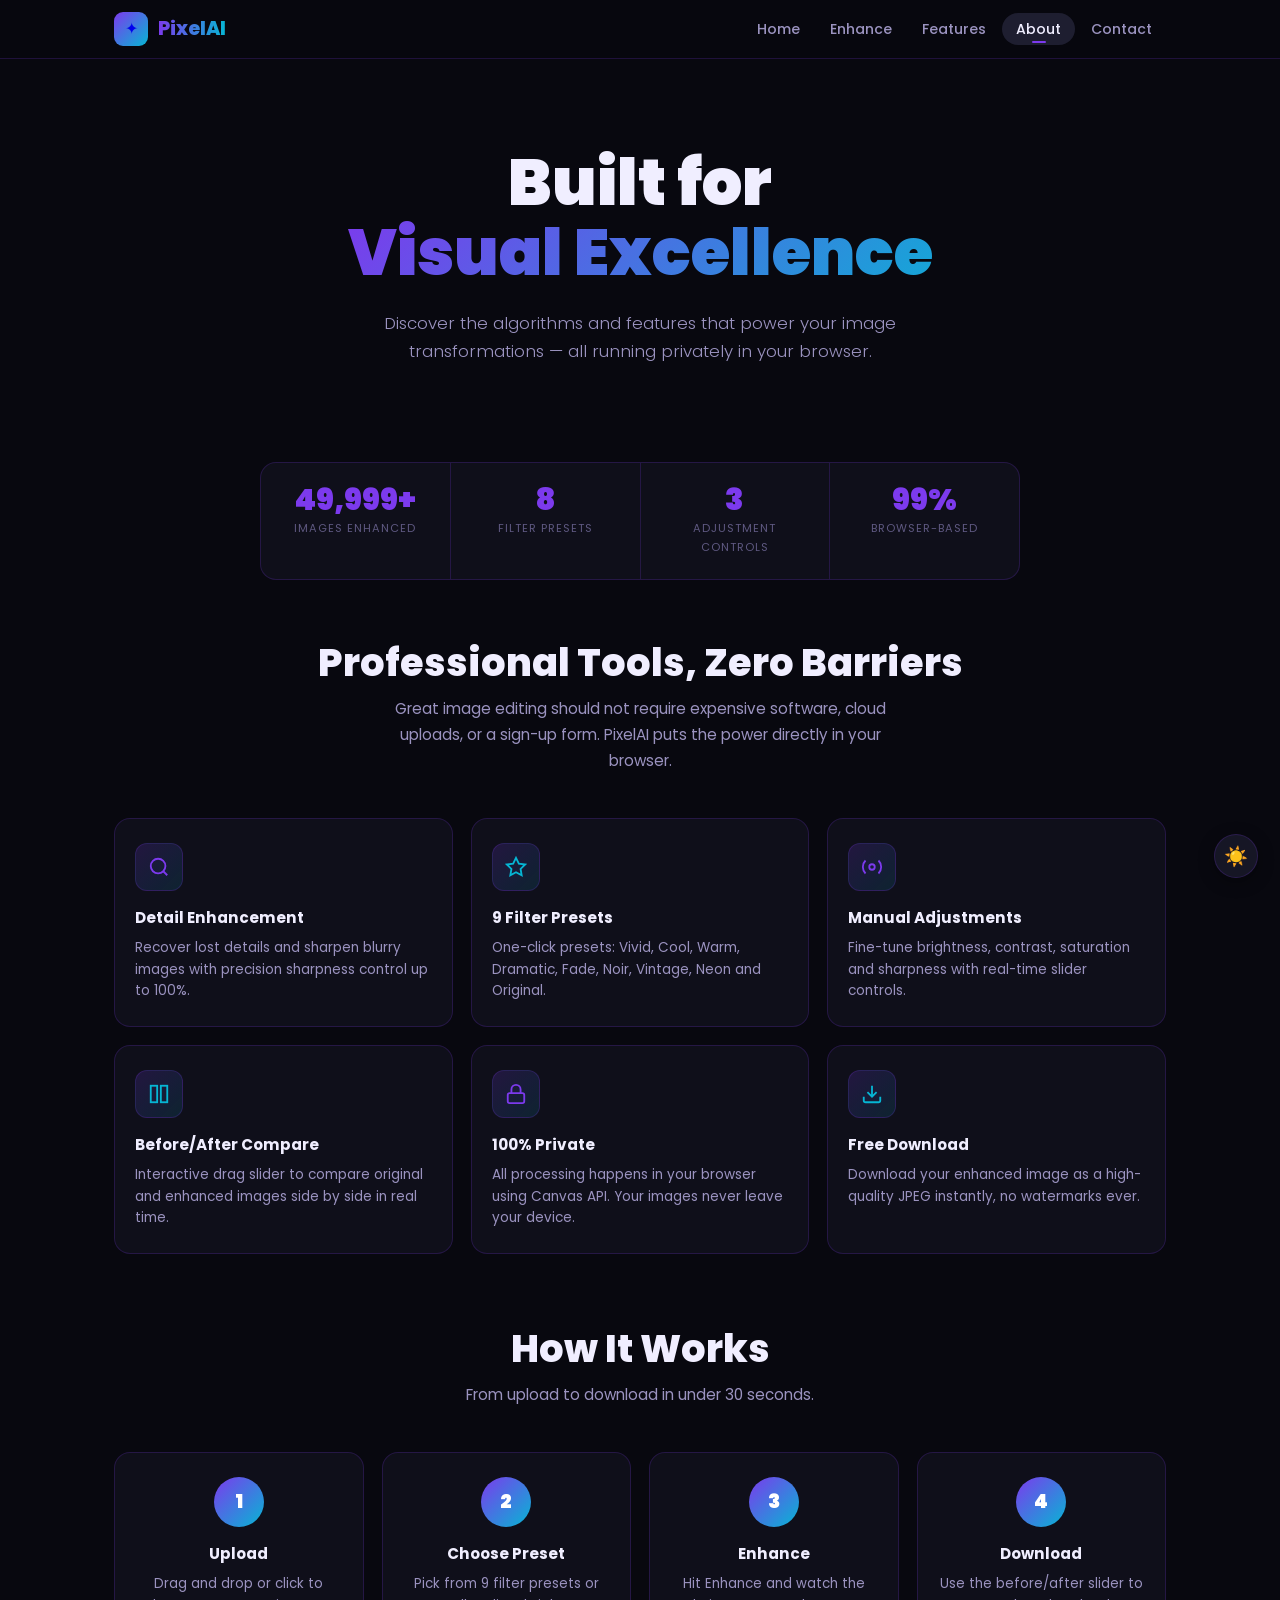
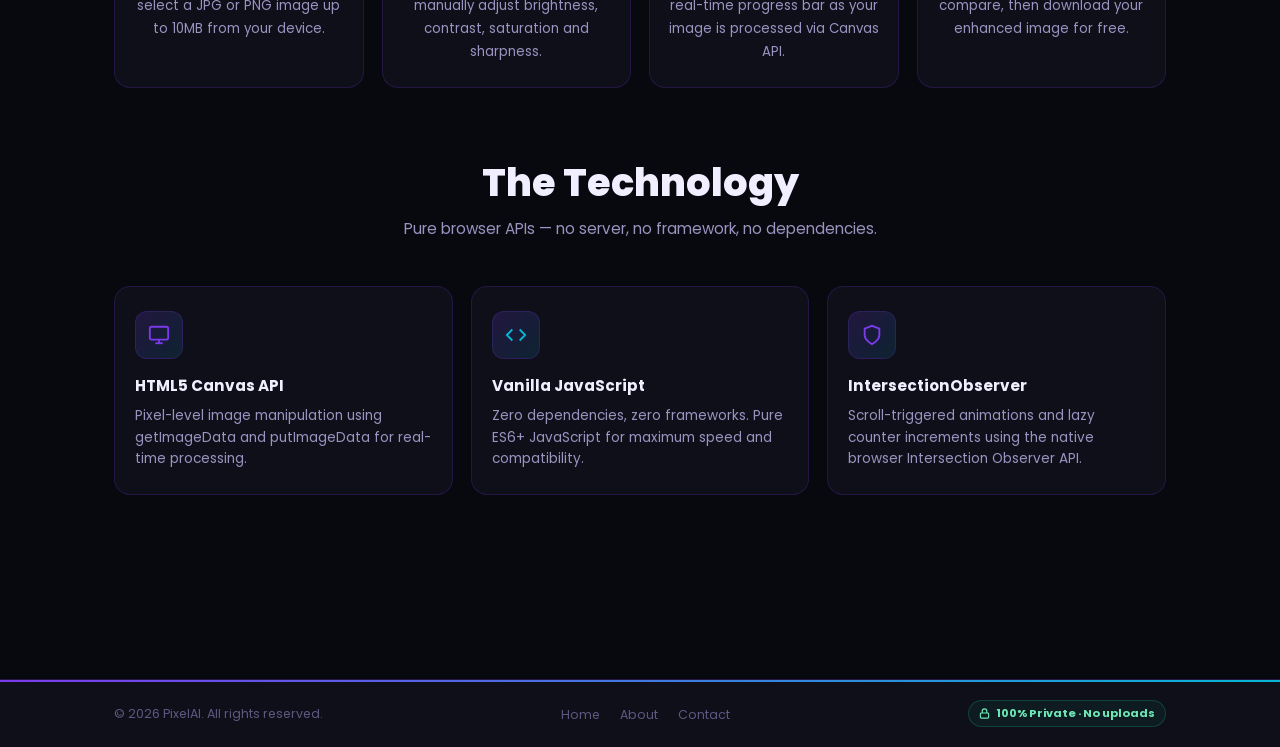
<file: about.html>
<!DOCTYPE html>
<html lang="en" data-theme="dark">
<head>
<meta charset="UTF-8">
<meta name="viewport" content="width=device-width, initial-scale=1.0">
<meta name="description" content="About PixelAI — the technology and features behind your browser-based image enhancer.">
<title>About — PixelAI</title>
<link rel="preconnect" href="https://fonts.googleapis.com">
<link rel="preconnect" href="https://fonts.gstatic.com" crossorigin>
<link href="https://fonts.googleapis.com/css2?family=Poppins:wght@300;400;500;600;700;800;900&display=swap" rel="stylesheet">
<link rel="stylesheet" href="styles.css">
</head>
<body>

<nav class="navbar">
  <div class="nav-container">
    <a class="logo" href="index.html">
      <div class="logo-icon">&#10022;</div>
      <span class="logo-text">PixelAI</span>
    </a>
    <ul class="nav-links">
      <li><a href="index.html">Home</a></li>
      <li><a href="index.html#tool">Enhance</a></li>
      <li><a href="index.html#features">Features</a></li>
      <li><a href="about.html" class="active">About</a></li>
      <li><a href="contact.html">Contact</a></li>
    </ul>
  </div>
</nav>

<section class="hero">
  <h1>Built for<br><span class="line2"><span class="gradient-text">Visual Excellence</span></span></h1>
  <p class="hero-sub">Discover the algorithms and features that power your image transformations — all running privately in your browser.</p>
</section>

<div class="container">

  <div class="stats-bar reveal">
    <div class="stat-item"><span class="stat-num" data-count="50000" data-suffix="+">0</span><div class="stat-lbl">Images Enhanced</div></div>
    <div class="stat-item"><span class="stat-num" data-count="9" data-suffix="">0</span><div class="stat-lbl">Filter Presets</div></div>
    <div class="stat-item"><span class="stat-num" data-count="4" data-suffix="">0</span><div class="stat-lbl">Adjustment Controls</div></div>
    <div class="stat-item"><span class="stat-num" data-count="100" data-suffix="%">0</span><div class="stat-lbl">Browser-Based</div></div>
  </div>

  <div class="section-title reveal">
    <h2>Professional Tools, Zero Barriers</h2>
    <p>Great image editing should not require expensive software, cloud uploads, or a sign-up form. PixelAI puts the power directly in your browser.</p>
  </div>

  <div class="features-grid" style="margin-bottom:72px">
    <div class="feature-card" style="--delay:.05s">
      <div class="feat-icon"><svg width="22" height="22" viewBox="0 0 24 24" fill="none" stroke="var(--accent)" stroke-width="2"><circle cx="11" cy="11" r="8"/><line x1="21" y1="21" x2="16.65" y2="16.65"/></svg></div>
      <h3>Detail Enhancement</h3>
      <p>Recover lost details and sharpen blurry images with precision sharpness control up to 100%.</p>
    </div>
    <div class="feature-card" style="--delay:.1s">
      <div class="feat-icon"><svg width="22" height="22" viewBox="0 0 24 24" fill="none" stroke="var(--accent2)" stroke-width="2"><path d="M12 2l3.09 6.26L22 9.27l-5 4.87 1.18 6.88L12 17.77l-6.18 3.25L7 14.14 2 9.27l6.91-1.01L12 2z"/></svg></div>
      <h3>9 Filter Presets</h3>
      <p>One-click presets: Vivid, Cool, Warm, Dramatic, Fade, Noir, Vintage, Neon and Original.</p>
    </div>
    <div class="feature-card" style="--delay:.15s">
      <div class="feat-icon"><svg width="22" height="22" viewBox="0 0 24 24" fill="none" stroke="var(--accent)" stroke-width="2"><circle cx="12" cy="12" r="3"/><path d="M19.07 4.93a10 10 0 0 1 0 14.14M4.93 4.93a10 10 0 0 0 0 14.14"/></svg></div>
      <h3>Manual Adjustments</h3>
      <p>Fine-tune brightness, contrast, saturation and sharpness with real-time slider controls.</p>
    </div>
    <div class="feature-card" style="--delay:.2s">
      <div class="feat-icon"><svg width="22" height="22" viewBox="0 0 24 24" fill="none" stroke="var(--accent2)" stroke-width="2"><rect x="3" y="3" width="7" height="18"/><rect x="14" y="3" width="7" height="18"/></svg></div>
      <h3>Before/After Compare</h3>
      <p>Interactive drag slider to compare original and enhanced images side by side in real time.</p>
    </div>
    <div class="feature-card" style="--delay:.25s">
      <div class="feat-icon"><svg width="22" height="22" viewBox="0 0 24 24" fill="none" stroke="var(--accent)" stroke-width="2"><rect x="3" y="11" width="18" height="11" rx="2"/><path d="M7 11V7a5 5 0 0 1 10 0v4"/></svg></div>
      <h3>100% Private</h3>
      <p>All processing happens in your browser using Canvas API. Your images never leave your device.</p>
    </div>
    <div class="feature-card" style="--delay:.3s">
      <div class="feat-icon"><svg width="22" height="22" viewBox="0 0 24 24" fill="none" stroke="var(--accent2)" stroke-width="2"><path d="M21 15v4a2 2 0 0 1-2 2H5a2 2 0 0 1-2-2v-4"/><polyline points="7 10 12 15 17 10"/><line x1="12" y1="15" x2="12" y2="3"/></svg></div>
      <h3>Free Download</h3>
      <p>Download your enhanced image as a high-quality JPEG instantly, no watermarks ever.</p>
    </div>
  </div>

  <div class="section-title reveal">
    <h2>How It Works</h2>
    <p>From upload to download in under 30 seconds.</p>
  </div>
  <div class="steps-grid" style="margin-bottom:72px">
    <div class="step-card" style="--delay:.05s">
      <div class="step-num">1</div>
      <h3>Upload</h3>
      <p>Drag and drop or click to select a JPG or PNG image up to 10MB from your device.</p>
    </div>
    <div class="step-card" style="--delay:.15s">
      <div class="step-num">2</div>
      <h3>Choose Preset</h3>
      <p>Pick from 9 filter presets or manually adjust brightness, contrast, saturation and sharpness.</p>
    </div>
    <div class="step-card" style="--delay:.25s">
      <div class="step-num">3</div>
      <h3>Enhance</h3>
      <p>Hit Enhance and watch the real-time progress bar as your image is processed via Canvas API.</p>
    </div>
    <div class="step-card" style="--delay:.35s">
      <div class="step-num">4</div>
      <h3>Download</h3>
      <p>Use the before/after slider to compare, then download your enhanced image for free.</p>
    </div>
  </div>

  <div class="section-title reveal">
    <h2>The Technology</h2>
    <p>Pure browser APIs — no server, no framework, no dependencies.</p>
  </div>
  <div class="features-grid" style="margin-bottom:72px">
    <div class="feature-card" style="--delay:.05s">
      <div class="feat-icon"><svg width="22" height="22" viewBox="0 0 24 24" fill="none" stroke="var(--accent)" stroke-width="2"><rect x="2" y="3" width="20" height="14" rx="2"/><line x1="8" y1="21" x2="16" y2="21"/><line x1="12" y1="17" x2="12" y2="21"/></svg></div>
      <h3>HTML5 Canvas API</h3>
      <p>Pixel-level image manipulation using getImageData and putImageData for real-time processing.</p>
    </div>
    <div class="feature-card" style="--delay:.1s">
      <div class="feat-icon"><svg width="22" height="22" viewBox="0 0 24 24" fill="none" stroke="var(--accent2)" stroke-width="2"><polyline points="16 18 22 12 16 6"/><polyline points="8 6 2 12 8 18"/></svg></div>
      <h3>Vanilla JavaScript</h3>
      <p>Zero dependencies, zero frameworks. Pure ES6+ JavaScript for maximum speed and compatibility.</p>
    </div>
    <div class="feature-card" style="--delay:.15s">
      <div class="feat-icon"><svg width="22" height="22" viewBox="0 0 24 24" fill="none" stroke="var(--accent)" stroke-width="2"><path d="M12 22s8-4 8-10V5l-8-3-8 3v7c0 6 8 10 8 10z"/></svg></div>
      <h3>IntersectionObserver</h3>
      <p>Scroll-triggered animations and lazy counter increments using the native browser Intersection Observer API.</p>
    </div>
  </div>

</div>

<footer>
  <div class="footer-inner">
    <p>&copy; <span id="year"></span> PixelAI. All rights reserved.</p>
    <ul class="footer-links">
      <li><a href="index.html">Home</a></li>
      <li><a href="about.html">About</a></li>
      <li><a href="contact.html">Contact</a></li>
    </ul>
    <div class="footer-badge">
      <svg width="11" height="11" viewBox="0 0 24 24" fill="none" stroke="currentColor" stroke-width="2.5"><rect x="3" y="11" width="18" height="11" rx="2"/><path d="M7 11V7a5 5 0 0 1 10 0v4"/></svg>
      100% Private &middot; No uploads
    </div>
  </div>
</footer>

<button class="theme-toggle" id="theme-toggle" aria-label="Toggle theme">&#9728;&#65039;</button>

<script src="script.js"></script>
<script>document.getElementById('year').textContent = new Date().getFullYear();</script>
</body>
</html>
</file>
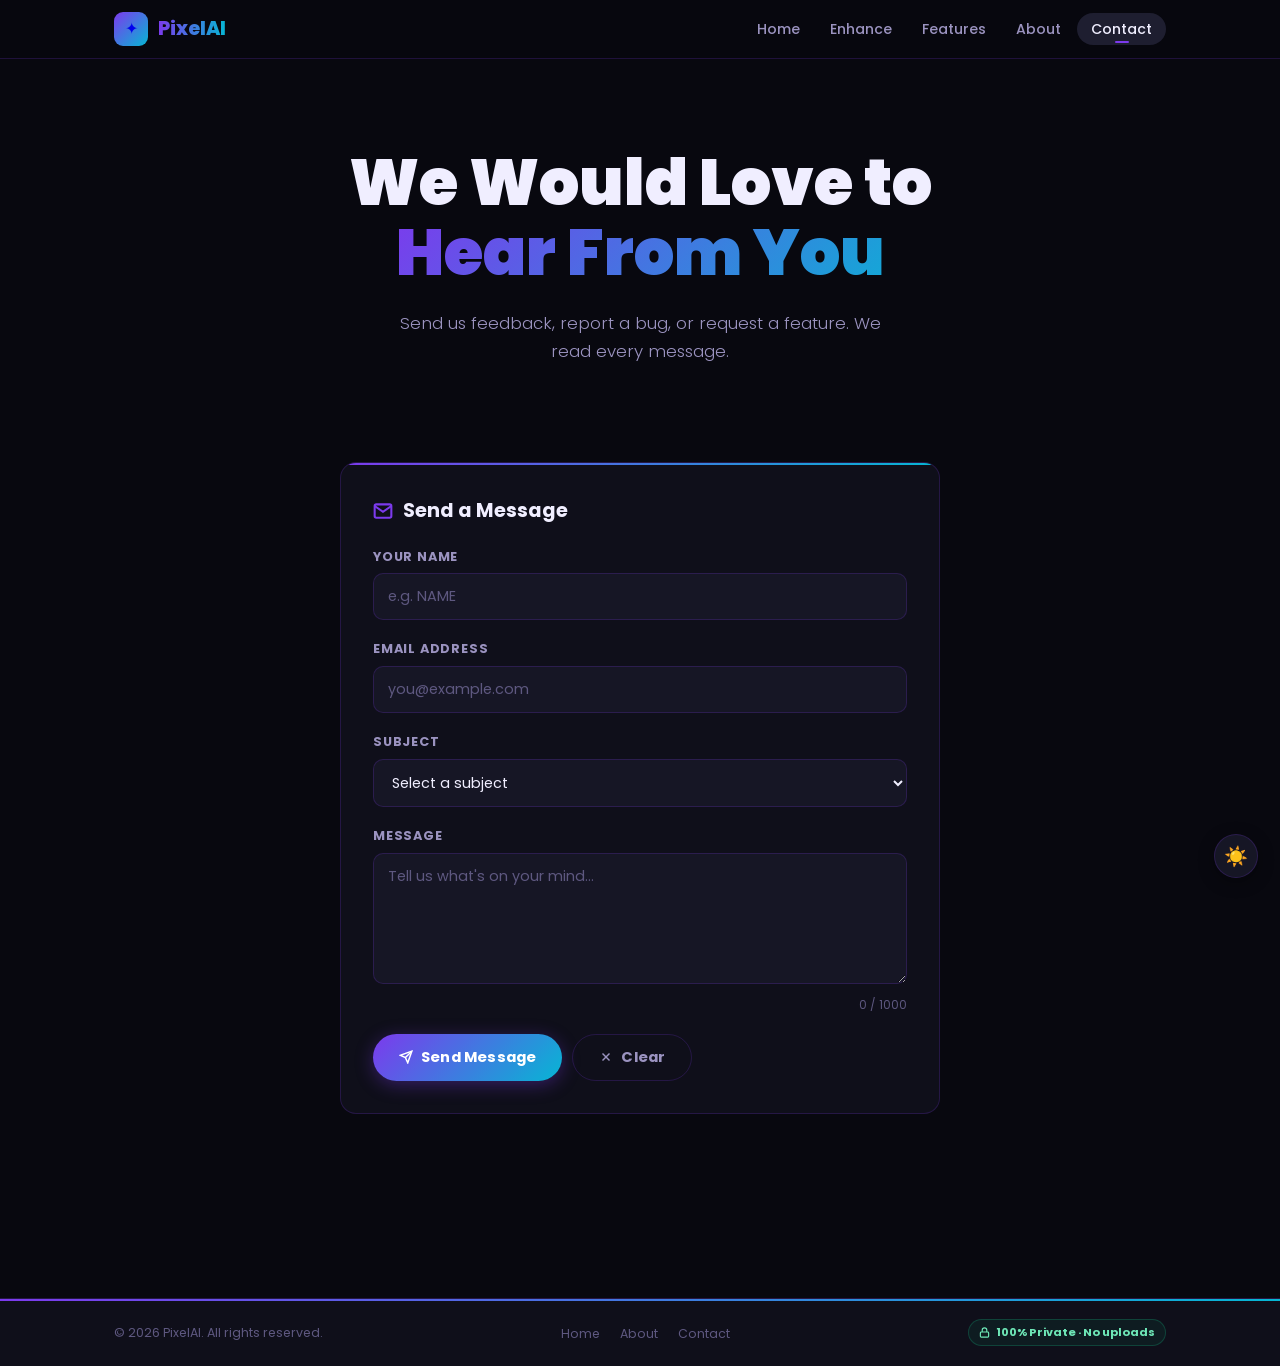
<file: contact.html>
<!DOCTYPE html>
<html lang="en" data-theme="dark">
<head>
<meta charset="UTF-8">
<meta name="viewport" content="width=device-width, initial-scale=1.0">
<meta name="description" content="Contact PixelAI — send feedback, bug reports, or feature requests.">
<title>Contact — PixelAI</title>
<link rel="preconnect" href="https://fonts.googleapis.com">
<link rel="preconnect" href="https://fonts.gstatic.com" crossorigin>
<link href="https://fonts.googleapis.com/css2?family=Poppins:wght@300;400;500;600;700;800;900&display=swap" rel="stylesheet">
<link rel="stylesheet" href="styles.css">
</head>
<body>

<nav class="navbar">
  <div class="nav-container">
    <a class="logo" href="index.html">
      <div class="logo-icon">&#10022;</div>
      <span class="logo-text">PixelAI</span>
    </a>
    <ul class="nav-links">
      <li><a href="index.html">Home</a></li>
      <li><a href="index.html#tool">Enhance</a></li>
      <li><a href="index.html#features">Features</a></li>
      <li><a href="about.html">About</a></li>
      <li><a href="contact.html" class="active">Contact</a></li>
    </ul>
  </div>
</nav>

<section class="hero">
  <h1>We Would Love to<br><span class="line2"><span class="gradient-text">Hear From You</span></span></h1>
  <p class="hero-sub">Send us feedback, report a bug, or request a feature. We read every message.</p>
</section>

<div class="container">

  <div class="card reveal" style="max-width:600px;margin:0 auto 72px">
    <div class="card-title">
      <svg width="20" height="20" viewBox="0 0 24 24" fill="none" stroke="var(--accent)" stroke-width="2.5"><path d="M4 4h16c1.1 0 2 .9 2 2v12c0 1.1-.9 2-2 2H4c-1.1 0-2-.9-2-2V6c0-1.1.9-2 2-2z"/><polyline points="22,6 12,13 2,6"/></svg>
      Send a Message
    </div>

    <form id="contact-form" novalidate>
      <div class="form-group">
        <label for="name">Your Name</label>
        <input type="text" id="name" name="name" placeholder="e.g. NAME" required>
      </div>
      <div class="form-group">
        <label for="email">Email Address</label>
        <input type="email" id="email" name="email" placeholder="you@example.com" required>
      </div>
      <div class="form-group">
        <label for="subject">Subject</label>
        <select id="subject" name="subject" required>
          <option value="">Select a subject</option>
          <option value="feedback">General Feedback</option>
          <option value="bug">Report a Bug</option>
          <option value="feature">Feature Request</option>
          <option value="support">Support</option>
        </select>
      </div>
      <div class="form-group">
        <label for="message">Message</label>
        <textarea id="message" name="message" rows="5" placeholder="Tell us what's on your mind..." maxlength="1000" required></textarea>
        <div class="char-count"><span id="char-count">0</span> / 1000</div>
      </div>
      <div class="btn-group" style="justify-content:flex-start">
        <button type="submit" class="btn btn-primary">
          <svg width="14" height="14" viewBox="0 0 24 24" fill="none" stroke="currentColor" stroke-width="2.5"><line x1="22" y1="2" x2="11" y2="13"/><polygon points="22 2 15 22 11 13 2 9 22 2"/></svg>
          Send Message
        </button>
        <button type="reset" class="btn btn-ghost">
          <svg width="14" height="14" viewBox="0 0 24 24" fill="none" stroke="currentColor" stroke-width="2.5"><line x1="18" y1="6" x2="6" y2="18"/><line x1="6" y1="6" x2="18" y2="18"/></svg>
          Clear
        </button>
      </div>
    </form>

    <div id="form-success" class="success-msg" style="margin-top:18px">
      &#10022; Thank you! We will get back to you soon. <em>(Demo &mdash; no data is sent.)</em>
    </div>
  </div>

</div>

<footer>
  <div class="footer-inner">
    <p>&copy; <span id="year"></span> PixelAI. All rights reserved.</p>
    <ul class="footer-links">
      <li><a href="index.html">Home</a></li>
      <li><a href="about.html">About</a></li>
      <li><a href="contact.html">Contact</a></li>
    </ul>
    <div class="footer-badge">
      <svg width="11" height="11" viewBox="0 0 24 24" fill="none" stroke="currentColor" stroke-width="2.5"><rect x="3" y="11" width="18" height="11" rx="2"/><path d="M7 11V7a5 5 0 0 1 10 0v4"/></svg>
      100% Private &middot; No uploads
    </div>
  </div>
</footer>

<button class="theme-toggle" id="theme-toggle" aria-label="Toggle theme">&#9728;&#65039;</button>

<script src="script.js"></script>
<script>
document.getElementById('year').textContent = new Date().getFullYear();

const msg = document.getElementById('message');
const counter = document.getElementById('char-count');
if (msg) msg.addEventListener('input', () => { counter.textContent = msg.value.length; });

document.getElementById('contact-form').addEventListener('submit', function(e) {
  e.preventDefault();
  const btn = this.querySelector('button[type="submit"]');
  btn.disabled = true;
  btn.innerHTML = '<span class="spinner"></span> Sending...';
  setTimeout(() => {
    this.reset();
    if (counter) counter.textContent = '0';
    const successEl = document.getElementById('form-success');
    successEl.style.display = 'block';
    btn.disabled = false;
    btn.innerHTML = '<svg width="14" height="14" viewBox="0 0 24 24" fill="none" stroke="currentColor" stroke-width="2.5"><line x1="22" y1="2" x2="11" y2="13"/><polygon points="22 2 15 22 11 13 2 9 22 2"/></svg> Send Message';
    showToast('Message sent! (Demo mode)', 'success');
    setTimeout(() => { successEl.style.display = 'none'; }, 6000);
  }, 1500);
});
</script>
</body>
</html>
</file>
<file: styles.css>
/* ============================================================
   PIXELAI — Minimal Theme
   ============================================================ */

/* ===== Variables ===== */
:root {
  --accent:  #7c3aed;
  --accent2: #06b6d4;
  --bg0: #08080f;
  --bg1: #0f0f1a;
  --bg2: #161625;
  --bg3: #1e1e30;
  --border: rgba(124,58,237,0.2);
  --text1: #f0eeff;
  --text2: #9b93c0;
  --text3: #5e5880;
  --radius: 16px;
  --radius-sm: 10px;
  --shadow: 0 8px 32px rgba(0,0,0,0.5);
  --glow: 0 0 24px rgba(124,58,237,0.3);
  --t: all 0.3s cubic-bezier(.4,0,.2,1);
}

[data-theme="light"] {
  --bg0: #f4f3ff;
  --bg1: #ffffff;
  --bg2: #f0eeff;
  --bg3: #e8e4ff;
  --border: rgba(124,58,237,0.18);
  --text1: #1e1b4b;
  --text2: #4c3d8f;
  --text3: #7c6aad;
  --shadow: 0 8px 32px rgba(124,58,237,0.1);
}

/* ===== Reset ===== */
*,*::before,*::after{margin:0;padding:0;box-sizing:border-box}
html{scroll-behavior:smooth}
body{
  font-family:'Poppins',sans-serif;
  background:var(--bg0);color:var(--text1);
  line-height:1.7;padding-top:68px;
  overflow-x:hidden;transition:background .4s,color .4s;
}
::-webkit-scrollbar{width:5px}
::-webkit-scrollbar-track{background:var(--bg0)}
::-webkit-scrollbar-thumb{background:var(--accent);border-radius:3px}

/* ===== Animations ===== */
@keyframes spin    { to{transform:rotate(360deg)} }
@keyframes fadeUp  { from{opacity:0;transform:translateY(24px)} to{opacity:1;transform:translateY(0)} }
@keyframes fadeRight{from{opacity:0;transform:translateX(24px)} to{opacity:1;transform:translateX(0)} }
@keyframes float   { 0%,100%{transform:translateY(0)} 50%{transform:translateY(-8px)} }
@keyframes shimmer { 0%{background-position:-200% 0} 100%{background-position:200% 0} }
@keyframes pulse   { 0%,100%{opacity:1} 50%{opacity:.4} }
@keyframes borderRot{0%{transform:rotate(0deg)} 100%{transform:rotate(360deg)} }

/* ===== Navbar ===== */
.navbar{
  position:fixed;top:0;left:0;width:100%;
  background:rgba(8,8,15,.9);
 
  border-bottom:1px solid var(--border);
  padding:12px 0;z-index:1000;transition:var(--t);
}
.navbar.scrolled{padding:8px 0;box-shadow:0 4px 24px rgba(124,58,237,.15)}
.nav-container{max-width:1100px;margin:0 auto;display:flex;justify-content:space-between;align-items:center;padding:0 24px}
.logo{display:flex;align-items:center;gap:10px;text-decoration:none}
.logo-icon{
  width:34px;height:34px;
  background:linear-gradient(135deg,var(--accent),var(--accent2));
  border-radius:9px;display:flex;align-items:center;justify-content:center;
  font-size:1rem;
}
.logo-text{
  font-size:1.2rem;font-weight:800;
  background:linear-gradient(90deg,var(--accent),var(--accent2));
  -webkit-background-clip:text;-webkit-text-fill-color:transparent;background-clip:text;
}
.nav-links{display:flex;list-style:none;gap:2px}
.nav-links a{
  text-decoration:none;color:var(--text2);font-weight:500;font-size:.88rem;
  padding:6px 14px;border-radius:50px;transition:var(--t);position:relative;
}
.nav-links a:hover,.nav-links a.active{color:var(--text1);background:var(--bg3)}
.nav-links a.active::after{
  content:'';position:absolute;bottom:2px;left:50%;transform:translateX(-50%);
  width:14px;height:2px;background:var(--accent);border-radius:2px;
}

/* ===== Hero ===== */
.hero{
  position:relative;text-align:center;
  padding:80px 24px 60px;z-index:1;
}
.hero h1{
  font-size:clamp(2.2rem,5.5vw,4rem);font-weight:900;line-height:1.1;
  margin-bottom:20px;animation:fadeUp .6s ease-out .1s backwards;
}
.hero h1 .line2{display:block}
.gradient-text{
  background:linear-gradient(135deg,var(--accent) 0%,var(--accent2) 60%);
  -webkit-background-clip:text;-webkit-text-fill-color:transparent;background-clip:text;
  background-size:200% auto;animation:shimmer 4s linear infinite;
}
.hero-sub{
  font-size:1.05rem;color:var(--text2);max-width:520px;margin:0 auto 36px;
  font-weight:300;animation:fadeUp .6s ease-out .2s backwards;
}
.hero-actions{display:flex;gap:12px;justify-content:center;flex-wrap:wrap;animation:fadeUp .6s ease-out .3s backwards}

/* ===== Container ===== */
.container{max-width:1100px;margin:0 auto;padding:0 24px 72px;position:relative;z-index:1}

/* ===== Section Titles ===== */
.section-title{text-align:center;margin-bottom:44px}
.section-title h2{font-size:clamp(1.7rem,3vw,2.4rem);font-weight:800;line-height:1.2}
.section-title p{color:var(--text2);font-size:.95rem;max-width:500px;margin:10px auto 0}

/* ===== Cards ===== */
.card{
  background:var(--bg1);border:1px solid var(--border);
  border-radius:var(--radius);padding:32px;margin-bottom:24px;
  position:relative;overflow:hidden;transition:var(--t);
}
.card::before{
  content:'';position:absolute;top:0;left:0;right:0;height:2px;
  background:linear-gradient(90deg,var(--accent),var(--accent2));
}
.card:hover{transform:translateY(-3px);border-color:rgba(124,58,237,.4);box-shadow:var(--glow)}
.card-title{
  font-size:1.2rem;font-weight:700;margin-bottom:18px;
  display:flex;align-items:center;gap:10px;
}

/* ===== Upload Zone ===== */
.upload-zone{
  border:2px dashed rgba(124,58,237,.4);border-radius:var(--radius);
  padding:56px 28px;text-align:center;cursor:pointer;transition:var(--t);
  background:radial-gradient(ellipse at center,rgba(124,58,237,.05) 0%,transparent 70%);
  position:relative;overflow:hidden;
}
.upload-zone::after{
  content:'';position:absolute;top:-50%;left:-50%;
  width:200%;height:200%;
  background:conic-gradient(from 0deg,transparent 0deg,rgba(124,58,237,.06) 60deg,transparent 120deg);
  animation:borderRot 10s linear infinite;pointer-events:none;
}
.upload-zone:hover{border-color:var(--accent);box-shadow:0 0 32px rgba(124,58,237,.15)}
.upload-zone.drag-over{
  border-color:var(--accent2);border-style:solid;
  background:radial-gradient(ellipse at center,rgba(6,182,212,.1) 0%,transparent 70%);
  transform:scale(1.01);
}
.upload-icon-wrap{
  width:80px;height:80px;margin:0 auto 18px;
  background:linear-gradient(135deg,rgba(124,58,237,.18),rgba(6,182,212,.15));
  border-radius:20px;border:1px solid var(--border);
  display:flex;align-items:center;justify-content:center;
  animation:float 3s ease-in-out infinite;
}
.upload-zone h3{font-size:1.1rem;font-weight:700;margin-bottom:6px}
.upload-zone p{color:var(--text2);font-size:.9rem}
.upload-hint{font-size:.75rem;color:var(--text3);margin-top:6px}
.upload-btn-row{margin-top:20px;display:flex;gap:10px;justify-content:center;flex-wrap:wrap}
#file-input{display:none}

/* ===== Buttons ===== */
.btn{
  display:inline-flex;align-items:center;gap:8px;
  padding:12px 26px;border-radius:50px;
  font-size:.92rem;font-weight:700;cursor:pointer;
  border:none;font-family:'Poppins',sans-serif;
  transition:var(--t);position:relative;overflow:hidden;
  text-decoration:none;letter-spacing:.2px;
}
.btn svg{flex-shrink:0;transition:transform .25s}
.btn:hover svg{transform:scale(1.1)}
.btn:active{transform:scale(.97)}
.btn:disabled{opacity:.4;cursor:not-allowed;transform:none!important}

.btn-primary{
  background:linear-gradient(135deg,var(--accent),var(--accent2));
  color:#fff;box-shadow:0 4px 18px rgba(124,58,237,.35);
}
.btn-primary:hover{transform:translateY(-2px);box-shadow:0 8px 28px rgba(124,58,237,.45)}

.btn-secondary{
  background:var(--bg2);color:var(--text1);border:1px solid var(--border);
}
.btn-secondary:hover{background:var(--bg3);border-color:rgba(124,58,237,.4);transform:translateY(-2px)}

.btn-outline{
  background:transparent;color:var(--accent);border:2px solid var(--accent);
}
.btn-outline:hover{background:var(--accent);color:#fff}

.btn-ghost{background:transparent;color:var(--text2);border:1px solid var(--border)}
.btn-ghost:hover{color:var(--text1);background:var(--bg2)}

.btn-lg{padding:15px 34px;font-size:1rem}
.btn-sm{padding:7px 16px;font-size:.8rem}
.btn-group{display:flex;flex-wrap:wrap;justify-content:center;gap:10px;margin-top:18px}

/* ===== Spinner ===== */
.spinner{
  width:16px;height:16px;border-radius:50%;
  border:2px solid rgba(255,255,255,.3);border-left-color:#fff;
  animation:spin .7s linear infinite;flex-shrink:0;
}

/* ===== Filter Presets ===== */
.filter-grid{
  display:grid;grid-template-columns:repeat(auto-fill,minmax(96px,1fr));
  gap:8px;margin:16px 0;
}
.filter-card{
  background:var(--bg2);border:1px solid var(--border);
  border-radius:var(--radius-sm);padding:10px 6px;
  text-align:center;cursor:pointer;transition:var(--t);
  font-size:.78rem;font-weight:600;color:var(--text2);
  font-family:'Poppins',sans-serif;
}
.filter-card:hover{border-color:var(--accent);color:var(--text1);transform:translateY(-2px)}
.filter-card.active{
  background:linear-gradient(135deg,rgba(124,58,237,.2),rgba(6,182,212,.12));
  border-color:var(--accent);color:var(--text1);
  box-shadow:0 0 12px rgba(124,58,237,.25);
}
.filter-card .filter-emoji{font-size:1.3rem;display:block;margin-bottom:3px}

/* ===== Sliders ===== */
.sliders-grid{display:grid;grid-template-columns:1fr 1fr;gap:16px;margin:20px 0}
.slider-group{background:var(--bg2);border:1px solid var(--border);border-radius:var(--radius-sm);padding:14px}
.slider-label{display:flex;justify-content:space-between;font-size:.8rem;font-weight:600;color:var(--text2);margin-bottom:8px}
.slider-val{color:var(--accent);font-weight:800}
input[type="range"]{
  width:100%;height:4px;border-radius:3px;outline:none;cursor:pointer;
  -webkit-appearance:none;appearance:none;
  background:linear-gradient(to right,var(--accent) 0%,var(--accent) var(--val,50%),var(--bg3) var(--val,50%));
}
input[type="range"]::-webkit-slider-thumb{
  -webkit-appearance:none;width:16px;height:16px;border-radius:50%;
  background:var(--accent);box-shadow:0 0 6px rgba(124,58,237,.4);
  cursor:pointer;transition:transform .2s;
}
input[type="range"]::-webkit-slider-thumb:hover{transform:scale(1.3)}

/* ===== Progress ===== */
.progress-wrap{margin:18px 0;display:none}
.progress-header{display:flex;justify-content:space-between;font-size:.8rem;color:var(--text2);margin-bottom:6px}
.progress-track{height:6px;background:var(--bg3);border-radius:6px;overflow:hidden}
.progress-fill{
  height:100%;width:0;border-radius:6px;
  background:linear-gradient(90deg,var(--accent),var(--accent2));
  transition:width .15s linear;
}

/* ===== Image Preview ===== */
.preview-wrap{position:relative;margin:18px 0}
.preview-img,.result-img{
  width:100%;max-height:460px;object-fit:contain;
  border-radius:var(--radius);display:block;
  border:1px solid var(--border);transition:var(--t);
}
.img-chips{display:flex;gap:8px;flex-wrap:wrap;margin-top:10px;justify-content:center}
.chip{
  background:rgba(124,58,237,.12);color:var(--accent2);
  border:1px solid rgba(6,182,212,.25);
  padding:3px 10px;border-radius:50px;font-size:.72rem;font-weight:700;
}

/* ===== Compare Slider ===== */
.compare-wrap{
  position:relative;border-radius:var(--radius);overflow:hidden;
  border:1px solid var(--border);cursor:ew-resize;
  -webkit-user-select:none;user-select:none;
  margin:18px 0;
}
.compare-wrap img{display:block;width:100%;max-height:480px;object-fit:contain;margin:0}
.compare-after-clip{position:absolute;inset:0;width:50%;overflow:hidden}
.compare-after-clip img{width:100%;max-width:none}
.compare-line{
  position:absolute;top:0;left:50%;transform:translateX(-50%);
  width:2px;height:100%;background:#fff;
  box-shadow:0 0 10px rgba(255,255,255,.5);z-index:10;
}
.compare-knob{
  position:absolute;top:50%;left:50%;
  transform:translate(-50%,-50%);
  width:44px;height:44px;background:#fff;border-radius:50%;
  display:flex;align-items:center;justify-content:center;
  box-shadow:0 2px 16px rgba(0,0,0,.4);z-index:11;cursor:ew-resize;
}
.compare-tags{
  position:absolute;top:12px;width:100%;
  display:flex;justify-content:space-between;padding:0 14px;
  z-index:12;pointer-events:none;
}
.compare-tag{
  background:rgba(0,0,0,.55);color:#fff;
  font-size:.68rem;font-weight:700;padding:3px 10px;
  border-radius:50px;letter-spacing:.5px;
  
}

/* ===== Success Message ===== */
.success-msg{
  background:linear-gradient(135deg,rgba(16,185,129,.12),rgba(6,182,212,.08));
  border:1px solid rgba(16,185,129,.35);color:#6ee7b7;
  padding:12px 18px;border-radius:var(--radius-sm);
  font-weight:600;font-size:.88rem;display:none;
  animation:fadeUp .4s ease-out;margin:14px 0;
}
.hidden{display:none!important}

/* ===== Features Grid ===== */
.features-grid{
  display:grid;grid-template-columns:repeat(auto-fit,minmax(250px,1fr));
  gap:18px;
}
.feature-card{
  background:var(--bg1);border:1px solid var(--border);
  border-radius:var(--radius);padding:24px 20px;
  transition:var(--t);opacity:0;transform:translateY(20px);
}
.feature-card.visible{animation:fadeUp .5s ease-out var(--delay,0s) forwards}
.feature-card:hover{transform:translateY(-5px);border-color:rgba(124,58,237,.4);box-shadow:var(--glow)}
.feat-icon{
  width:48px;height:48px;border-radius:12px;
  background:linear-gradient(135deg,rgba(124,58,237,.18),rgba(6,182,212,.12));
  border:1px solid var(--border);
  display:flex;align-items:center;justify-content:center;margin-bottom:14px;
}
.feature-card h3{font-size:.95rem;font-weight:700;margin-bottom:6px}
.feature-card p{color:var(--text2);font-size:.85rem;line-height:1.6}

/* ===== Steps Grid ===== */
.steps-grid{
  display:grid;grid-template-columns:repeat(auto-fit,minmax(200px,1fr));
  gap:18px;
}
.step-card{
  background:var(--bg1);border:1px solid var(--border);
  border-radius:var(--radius);padding:24px 18px;text-align:center;
  transition:var(--t);opacity:0;transform:translateY(20px);
}
.step-card.visible{animation:fadeUp .5s ease-out var(--delay,0s) forwards}
.step-card:hover{transform:translateY(-4px);box-shadow:var(--glow)}
.step-num{
  width:50px;height:50px;border-radius:50%;
  background:linear-gradient(135deg,var(--accent),var(--accent2));
  color:#fff;font-size:1.2rem;font-weight:900;
  display:flex;align-items:center;justify-content:center;
  margin:0 auto 14px;
}
.step-card h3{font-size:.95rem;font-weight:700;margin-bottom:6px}
.step-card p{color:var(--text2);font-size:.83rem}

/* ===== FAQ ===== */
.faq-list{max-width:700px;margin:0 auto}
.faq-item{
  background:var(--bg1);border:1px solid var(--border);
  border-radius:var(--radius-sm);margin-bottom:8px;overflow:hidden;transition:var(--t);
}
.faq-item:hover{border-color:rgba(124,58,237,.35)}
.faq-q{
  width:100%;background:none;border:none;
  padding:16px 20px;text-align:left;cursor:pointer;
  display:flex;justify-content:space-between;align-items:center;
  font-family:'Poppins',sans-serif;font-size:.92rem;font-weight:600;
  color:var(--text1);transition:var(--t);
}
.faq-q:hover{color:var(--accent)}
.faq-arrow{
  width:22px;height:22px;border-radius:50%;
  background:var(--bg2);border:1px solid var(--border);
  display:flex;align-items:center;justify-content:center;
  flex-shrink:0;transition:transform .3s;font-size:.68rem;
}
.faq-item.open .faq-arrow{transform:rotate(180deg);background:var(--accent);border-color:var(--accent)}
.faq-a{
  max-height:0;overflow:hidden;transition:max-height .4s ease,padding .3s ease;
  color:var(--text2);font-size:.86rem;line-height:1.7;padding:0 20px;
}
.faq-item.open .faq-a{max-height:200px;padding:0 20px 16px}

/* ===== Footer ===== */
footer{
  background:var(--bg1);border-top:1px solid var(--border);
  padding:20px 0;margin-top:40px;position:relative;
}
footer::before{
  content:'';position:absolute;top:0;left:0;right:0;height:2px;
  background:linear-gradient(90deg,var(--accent),var(--accent2));
}
.footer-inner{
  max-width:1100px;margin:0 auto;padding:0 24px;
  display:flex;justify-content:space-between;align-items:center;flex-wrap:wrap;gap:12px;
}
.footer-inner p{color:var(--text3);font-size:.78rem}
.footer-links{display:flex;gap:20px;list-style:none}
.footer-links a{color:var(--text3);text-decoration:none;font-size:.78rem;transition:color .3s}
.footer-links a:hover{color:var(--accent)}
.footer-badge{
  display:inline-flex;align-items:center;gap:6px;
  background:rgba(16,185,129,.08);color:#6ee7b7;
  border:1px solid rgba(16,185,129,.25);
  padding:3px 10px;border-radius:50px;font-size:.7rem;font-weight:700;
}

/* ===== Theme Toggle ===== */
.theme-toggle{
  position:fixed;bottom:22px;right:22px;z-index:1000;
  width:44px;height:44px;border-radius:50%;
  background:var(--bg2);border:1px solid var(--border);
  font-size:1.2rem;cursor:pointer;transition:var(--t);
  display:flex;align-items:center;justify-content:center;
  box-shadow:0 4px 16px rgba(0,0,0,.35);
}
.theme-toggle:hover{transform:scale(1.12) rotate(12deg)}

/* ===== Scroll Reveal ===== */
.reveal{opacity:0;transform:translateY(20px);transition:opacity .6s ease,transform .6s ease}
.reveal.visible{opacity:1;transform:translateY(0)}

/* ===== Toast ===== */
.toast-container{position:fixed;top:80px;right:20px;z-index:9999;display:flex;flex-direction:column;gap:8px}
.toast{
  background:var(--bg2);border-left:3px solid var(--accent);
  border-radius:var(--radius-sm);padding:12px 16px;
  box-shadow:var(--shadow);font-size:.83rem;font-weight:600;
  color:var(--text1);min-width:220px;
  display:flex;align-items:center;gap:8px;
  animation:fadeRight .3s ease-out;
}
.toast.success{border-color:#10b981}
.toast.error  {border-color:#f43f5e}
.toast.info   {border-color:var(--accent2)}
.toast.hiding {animation:fadeRight .3s ease-out reverse forwards}

/* ===== Contact Form ===== */
.form-group{margin-bottom:18px}
.form-group label{display:block;font-size:.8rem;font-weight:700;color:var(--text2);margin-bottom:6px;text-transform:uppercase;letter-spacing:.8px}
.form-group input,
.form-group select,
.form-group textarea{
  width:100%;background:var(--bg2);border:1px solid var(--border);
  border-radius:var(--radius-sm);padding:12px 14px;
  color:var(--text1);font-family:'Poppins',sans-serif;font-size:.9rem;
  transition:var(--t);outline:none;
}
.form-group input:focus,
.form-group select:focus,
.form-group textarea:focus{border-color:var(--accent);box-shadow:0 0 0 3px rgba(124,58,237,.15)}
.form-group input::placeholder,
.form-group textarea::placeholder{color:var(--text3)}
.form-group select option{background:var(--bg1);color:var(--text1)}
.form-group textarea{resize:vertical;min-height:110px}
.char-count{text-align:right;font-size:.73rem;color:var(--text3);margin-top:4px}

/* ===== Stats Bar ===== */
.stats-bar{
  display:flex;justify-content:center;flex-wrap:wrap;
  background:var(--bg1);border:1px solid var(--border);
  border-radius:var(--radius);overflow:hidden;
  margin:0 auto 60px;max-width:760px;
}
.stat-item{
  flex:1;min-width:150px;padding:22px 18px;text-align:center;
  border-right:1px solid var(--border);transition:var(--t);
}
.stat-item:last-child{border-right:none}
.stat-item:hover{background:var(--bg2)}
.stat-num{font-size:1.9rem;font-weight:900;color:var(--accent);display:block;line-height:1}
.stat-lbl{font-size:.7rem;color:var(--text3);text-transform:uppercase;letter-spacing:1px;margin-top:4px}

/* ===== Responsive ===== */
@media(max-width:768px){
  body{padding-top:110px}
  .hero{padding:50px 18px 36px}
  .hero h1{font-size:2rem}
  .nav-container{flex-direction:column;padding:8px;gap:6px}
  .nav-links{gap:1px}
  .card{padding:20px 14px}
  .sliders-grid{grid-template-columns:1fr}
  .footer-inner{flex-direction:column;text-align:center}
  .compare-wrap{display:none}
}
@media(max-width:480px){
  .hero h1{font-size:1.75rem}
  .filter-grid{grid-template-columns:repeat(3,1fr)}
  .stats-bar{flex-direction:column}
  .stat-item{border-right:none;border-bottom:1px solid var(--border)}
  .stat-item:last-child{border-bottom:none}
}
</file>
